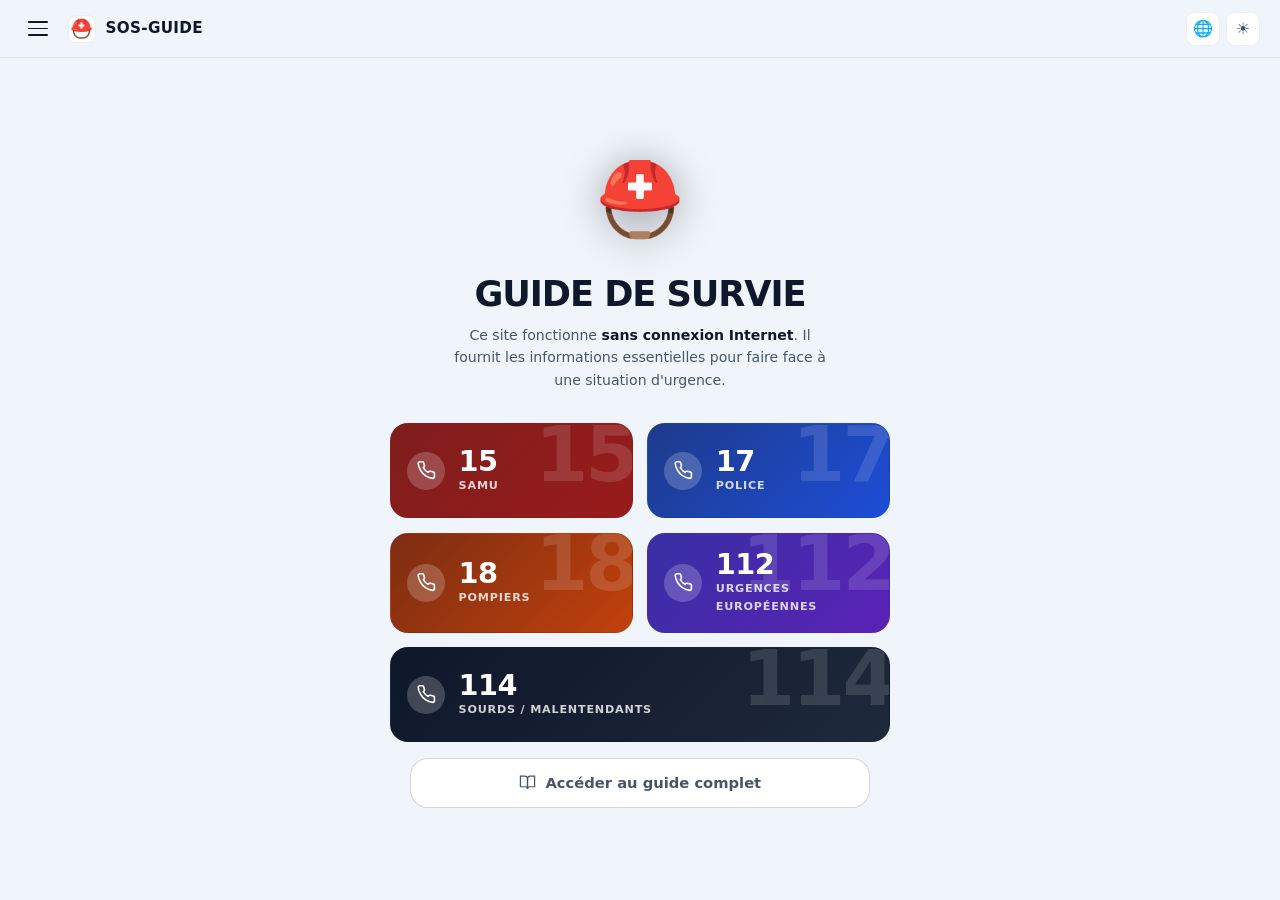
<file: index.html>
<!DOCTYPE html>
<html lang="fr" dir="ltr">
<head>
<meta charset="UTF-8">
<meta name="viewport" content="width=device-width, initial-scale=1.0, viewport-fit=cover">
<meta name="theme-color" content="#060a12">
<meta name="apple-mobile-web-app-capable" content="yes">
<meta name="apple-mobile-web-app-status-bar-style" content="black-translucent">
<title>SOS-GUIDE</title>
<link rel="icon" type="image/svg+xml" href="data:image/svg+xml,%3Csvg xmlns='http://www.w3.org/2000/svg' viewBox='0 0 100 100'%3E%3Ctext x='50%25' y='50%25' dominant-baseline='middle' text-anchor='middle' font-size='80'%3E⛑️%3C/text%3E%3C/svg%3E">
<style>
/* ─── TOKENS ──────────────────────────────────────────────────────── */
:root{
  --bg:#060a12;--bg1:#0c1120;--bg2:#111928;--card:#0f1826;--card-h:#162035;
  --border:rgba(255,255,255,.07);--border-h:rgba(255,255,255,.16);
  --text:#e8eef8;--sub:#6b7fa3;--muted:#2a3a54;
  --nav-h:58px;--r:14px;--r-lg:18px;
  --accent:#3b82f6;--green:#22c55e;--red:#ef4444;
}
body.light-mode{
  --bg:#f0f4fb;--bg1:#e8eef8;--bg2:#dde4f0;--card:#ffffff;--card-h:#eff6ff;
  --border:rgba(0,0,0,.07);--border-h:rgba(0,0,0,.16);
  --text:#0f172a;--sub:#475569;--muted:#94a3b8;
}
/* ─── RESET ───────────────────────────────────────────────────────── */
*,*::before,*::after{box-sizing:border-box;margin:0;padding:0}
html{scroll-behavior:smooth}
body{background:var(--bg);color:var(--text);font-family:system-ui,-apple-system,'Segoe UI',sans-serif;line-height:1.6;-webkit-font-smoothing:antialiased;min-height:100vh;min-height:100dvh;transition:background .3s,color .3s}
button{font-family:inherit;cursor:pointer;border:none;background:none}
a{color:inherit;text-decoration:none}
::-webkit-scrollbar{width:4px}
::-webkit-scrollbar-thumb{background:var(--bg2);border-radius:4px}
/* ─── NAV ─────────────────────────────────────────────────────────── */
#nav{position:fixed;top:0;left:0;right:0;z-index:800;height:var(--nav-h);display:flex;align-items:center;background:rgba(6,10,18,.95);backdrop-filter:blur(20px);-webkit-backdrop-filter:blur(20px);border-bottom:1px solid var(--border);padding:0 1.25rem;gap:.75rem;transition:background .3s,border-color .3s}
body.light-mode #nav{background:rgba(240,244,251,.95)}
.nav-logo{flex:1;display:flex;align-items:center;gap:.6rem;font-weight:700;font-size:.95rem;letter-spacing:.02em;cursor:pointer;user-select:none}
.nav-logo-badge{width:28px;height:28px;background:var(--card);border-radius:8px;border:1px solid var(--border);display:flex;align-items:center;justify-content:center;font-size:1.15rem;flex-shrink:0}
.nav-right{display:flex;align-items:center;gap:.4rem}
.nav-btn{width:34px;height:34px;border-radius:9px;border:1px solid var(--border);background:var(--card);color:var(--sub);display:flex;align-items:center;justify-content:center;font-size:1rem;transition:all .15s}
.nav-btn:hover{background:var(--card-h);color:var(--text);border-color:var(--border-h)}
.nav-btn:active{transform:scale(.92)}
.hamburger{width:36px;height:36px;display:flex;flex-direction:column;justify-content:center;align-items:center;gap:5px;border-radius:9px;background:transparent;transition:background .15s}
.hamburger:hover{background:rgba(255,255,255,.07)}
body.light-mode .hamburger:hover{background:rgba(0,0,0,.06)}
.hamburger span{display:block;width:20px;height:1.5px;background:var(--text);border-radius:2px}
/* ─── DRAWER ──────────────────────────────────────────────────────── */
.drawer-overlay{position:fixed;inset:0;z-index:900;background:rgba(0,0,0,.65);backdrop-filter:blur(4px);visibility:hidden;opacity:0;transition:visibility .2s,opacity .2s}
.drawer-overlay.active{visibility:visible;opacity:1}
.drawer{position:fixed;top:0;left:0;width:280px;height:100%;background:var(--bg1);border-right:1px solid var(--border);transform:translateX(-100%);z-index:1000;display:flex;flex-direction:column;padding:1.25rem 1rem;transition:background .3s,border-color .3s,transform .25s cubic-bezier(.4,0,.2,1)}
.drawer-overlay.active .drawer{transform:translateX(0)}
.drawer-header{display:flex;justify-content:space-between;align-items:center;padding-bottom:1rem;margin-bottom:1rem;border-bottom:1px solid var(--border)}
.drawer-title{font-weight:700;font-size:.95rem}
.drawer-close{width:30px;height:30px;border-radius:8px;background:var(--bg2);color:var(--sub);font-size:1rem;display:flex;align-items:center;justify-content:center;cursor:pointer}
.drawer-close:hover{background:rgba(239,68,68,.15);color:var(--red)}
.drawer-nav{display:flex;flex-direction:column;gap:.5rem}
.drawer-nav a{display:block;padding:.7rem 1rem;border-radius:var(--r);background:var(--card);border:1px solid var(--border);font-weight:500;font-size:.9rem;color:var(--text);transition:all .15s}
.drawer-nav a:hover{background:var(--card-h);border-color:var(--border-h);color:var(--accent)}
.drawer-footer{margin-top:auto;padding-top:1.5rem;text-align:center;font-size:.7rem;color:var(--sub);border-top:1px solid var(--border)}
/* ─── LANG MODAL ──────────────────────────────────────────────────── */
.lang-modal-overlay{position:fixed;inset:0;z-index:10001;background:rgba(0,0,0,.8);backdrop-filter:blur(8px);display:flex;align-items:center;justify-content:center;visibility:hidden;opacity:0;transition:visibility .2s,opacity .2s;padding:1rem}
.lang-modal-overlay.active{visibility:visible;opacity:1}
.lang-modal-container{background:var(--bg1);border-radius:20px;width:100%;max-width:720px;max-height:82vh;overflow-y:auto;border:1px solid var(--border);box-shadow:0 32px 64px rgba(0,0,0,.6);animation:popIn .18s ease both}
.lang-modal-header{display:flex;justify-content:flex-end;align-items:center;padding:1.1rem 1.5rem;border-bottom:1px solid var(--border);position:sticky;top:0;background:var(--bg1)}
.lang-modal-close{width:30px;height:30px;border-radius:8px;background:var(--bg2);color:var(--sub);font-size:1rem;display:flex;align-items:center;justify-content:center;cursor:pointer}
.lang-modal-close:hover{background:rgba(239,68,68,.15);color:var(--red);transform:rotate(90deg)}
.lang-grid{display:grid;grid-template-columns:repeat(auto-fill,minmax(190px,1fr));gap:.6rem;padding:1.25rem}
.lang-card{background:var(--card);border:1px solid var(--border);border-radius:12px;padding:.65rem 1rem;display:flex;align-items:center;gap:.65rem;cursor:pointer;transition:all .15s}
.lang-card:hover{background:var(--card-h);border-color:var(--accent)}
.lang-card:active{transform:scale(.96)}
.lang-flag{font-size:1.5rem}
.lang-name{font-size:.9rem;font-weight:500;color:var(--text)}
/* ─── SPLASH ──────────────────────────────────────────────────────── */
#splashScreen{min-height:100vh;min-height:100dvh;display:flex;flex-direction:column;align-items:center;justify-content:center;padding:calc(var(--nav-h) + 2rem) 1.25rem 2.5rem}
#splashScreen.hide{display:none}
.splash-header{text-align:center;margin-bottom:2rem;width:100%;max-width:460px}
.splash-emoji{font-size:clamp(3rem,10vw,4.5rem);margin-bottom:1rem;display:block;filter:drop-shadow(0 4px 20px rgba(0,0,0,.35));animation:floatIn .5s cubic-bezier(.34,1.56,.64,1) both}
.splash-title{font-size:clamp(1.6rem,5vw,2.2rem);font-weight:800;letter-spacing:-.03em;line-height:1.15;color:var(--text);margin-bottom:.6rem;animation:slideUp .45s .1s ease both}
.splash-sub{font-size:.88rem;color:var(--sub);max-width:380px;margin:0 auto;line-height:1.6;animation:slideUp .45s .2s ease both}
.splash-sub strong{color:var(--text)}
.urgence-grid{display:grid;grid-template-columns:1fr 1fr;gap:.9rem;width:100%;max-width:500px;margin:0 auto 1rem;animation:slideUp .45s .3s ease both}
.urgence-card{position:relative;overflow:hidden;display:flex;flex-direction:row;align-items:center;gap:0.85rem;padding:1rem 1rem;border-radius:18px;min-height:95px;color:#fff;border:1px solid transparent;transition:transform .15s,box-shadow .15s;cursor:pointer}
.urgence-card::after{content:attr(data-num);position:absolute;right:-.05em;top:-.1em;font-size:4.8rem;font-weight:900;letter-spacing:-.04em;line-height:1;opacity:.13;pointer-events:none;color:#fff}
.urgence-card:active{transform:scale(.96)}
.urgence-phone-icon{flex-shrink:0;width:38px;height:38px;background:rgba(255,255,255,.2);border-radius:50%;display:flex;align-items:center;justify-content:center}
.urgence-phone-icon svg{width:19px;height:19px;stroke:#fff;fill:none;stroke-width:2}
.urgence-info{display:flex;flex-direction:column;gap:0.1rem}
.urgence-number{font-size:1.8rem;font-weight:900;letter-spacing:-.02em;line-height:1;color:#fff}
.urgence-name{font-size:.7rem;font-weight:700;color:rgba(255,255,255,.8);letter-spacing:.07em;text-transform:uppercase}
.uc-samu    {background:linear-gradient(135deg,#7f1d1d 0%,#991b1b 100%)}
.uc-police  {background:linear-gradient(135deg,#1e3a8a 0%,#1d4ed8 100%)}
.uc-pompiers{background:linear-gradient(135deg,#7c2d12 0%,#c2410c 100%)}
.uc-europe  {background:linear-gradient(135deg,#3730a3 0%,#5b21b6 100%)}
.uc-ssourd  {background:linear-gradient(135deg,#0f172a 0%,#1e293b 100%); grid-column: 1 / -1; max-width: none; width: 100%; margin: 0;}
.uc-local   {background:linear-gradient(135deg,#065f46 0%,#047857 100%); grid-column: span 2; max-width:300px; margin:0 auto; width:100%}
@media(min-width:500px){
  .uc-local { grid-column: span 2; justify-self: center; width: auto; min-width: 240px; }
}
@media(hover:hover){
  .urgence-card:hover{transform:translateY(-3px)}
  .uc-samu:hover{box-shadow:0 12px 36px rgba(239,68,68,.35)}
  .uc-police:hover{box-shadow:0 12px 36px rgba(59,130,246,.35)}
  .uc-pompiers:hover{box-shadow:0 12px 36px rgba(234,88,12,.35)}
  .uc-europe:hover{box-shadow:0 12px 36px rgba(124,58,237,.35)}
  .uc-ssourd:hover{box-shadow:0 12px 36px rgba(148,163,184,.35)}
  .uc-local:hover{box-shadow:0 12px 36px rgba(16,185,129,.35)}
}
.btn-enter{display:flex;align-items:center;justify-content:center;gap:.6rem;width:100%;max-width:460px;padding:.95rem 1.5rem;background:var(--card);border:1px solid var(--border-h);border-radius:var(--r-lg);font-weight:600;font-size:.92rem;color:var(--sub);cursor:pointer;transition:all .15s;animation:slideUp .45s .4s ease both}
.btn-enter svg{width:17px;height:17px;stroke:currentColor;fill:none;stroke-width:1.75}
.btn-enter:hover{background:var(--card-h);border-color:var(--accent);color:var(--accent)}
.btn-enter:hover svg{transform:translateX(3px)}
.btn-enter:active{transform:scale(.97)}
/* ─── MAIN ────────────────────────────────────────────────────────── */
#mainContent{display:none}
.main{padding-top:calc(var(--nav-h) + 2rem);padding-bottom:4rem;max-width:780px;margin:0 auto;padding-left:1.25rem;padding-right:1.25rem}
.main-welcome{background:var(--card);border:1px solid var(--border);border-radius:var(--r-lg);padding:2rem 1.5rem;text-align:center;margin-bottom:2rem}
.main-welcome h1{font-size:clamp(1.4rem,4vw,1.8rem);font-weight:800;margin-bottom:.6rem}
.main-welcome p{font-size:.9rem;color:var(--sub);line-height:1.7;max-width:500px;margin:0 auto}
.local-info{display:flex;flex-direction:column;gap:1rem;margin-top:1.5rem;padding-top:1rem;border-top:1px solid var(--border)}
.local-map-img{width:100%;max-width:100%;border-radius:12px;margin-top:.5rem;border:1px solid var(--border)}
.local-contacts{display:flex;flex-wrap:wrap;gap:.5rem;justify-content:center;margin-top:.5rem}
.section-title{margin:1rem 0 1rem 0;font-size:.85rem;font-weight:600;text-transform:uppercase;letter-spacing:.1em;color:var(--sub);border-left:3px solid var(--accent);padding-left:.8rem}
.grid-3, .grid-2, .grid-urgences, .grid-situations, .grid-assos{display:grid;gap:.9rem;margin-bottom:2rem}
.grid-3{grid-template-columns:repeat(3,1fr)}
.grid-2{grid-template-columns:repeat(2,1fr)}
.grid-urgences{grid-template-columns:repeat(auto-fill,minmax(280px,1fr))}
.grid-situations{grid-template-columns:repeat(2,1fr)}
.grid-assos{grid-template-columns:repeat(2,1fr)}
.card{position:relative;overflow:hidden;display:flex;flex-direction:column;align-items:flex-start;justify-content:flex-end;padding:1.2rem 1rem 1rem;border-radius:18px;min-height:115px;background:var(--card);border:1px solid var(--border);transition:transform .15s,background .2s,border-color .2s;cursor:pointer}
.card::after{content:attr(data-icon);position:absolute;right:.2rem;top:.05rem;font-size:4rem;font-weight:400;opacity:.12;pointer-events:none;line-height:1}
.card:hover{background:var(--card-h);border-color:var(--border-h);transform:translateY(-2px)}
.card:active{transform:scale(.96)}
.card-icon{font-size:1.8rem;margin-bottom:.4rem;position:relative;z-index:1}
.card-titre{font-weight:700;font-size:.95rem;margin-bottom:.15rem;position:relative;z-index:1;color:var(--text)}
.card-desc{font-size:.7rem;color:var(--sub);position:relative;z-index:1;line-height:1.3}
.card-emergency{color:#fff;border-color:transparent}
.card-emergency .card-titre, .card-emergency .card-desc{color:#fff}
.card-emergency::after{filter:brightness(0) invert(1)}
.card-bleu{background:linear-gradient(135deg,#0a2b5e,#1e3a8a)}
.card-rouge{background:linear-gradient(135deg,#7f1d1d,#b91c1c)}
.card-orange{background:linear-gradient(135deg,#7c2d12,#c2410c)}
.card-violet{background:linear-gradient(135deg,#3730a3,#5b21b6)}
.card-vert{background:linear-gradient(135deg,#065f46,#047857)}
.card-rose{background:linear-gradient(135deg,#881337,#e11d48)}
.card-cyan{background:linear-gradient(135deg,#0e7490,#06b6d4)}
.card-slate{background:linear-gradient(135deg,#1e293b,#334155)}
.card-blanc{background:linear-gradient(135deg,#f8fafc,#e2e8f0); color:#0f172a}
.card-blanc .card-titre, .card-blanc .card-desc{color:#0f172a; transition:color .15s}
.card-blanc:hover .card-titre, .card-blanc:hover .card-desc{color:#ffffff}
@media(max-width:600px){
  .grid-3,.grid-2,.grid-situations,.grid-assos{grid-template-columns:1fr}
  .grid-urgences{grid-template-columns:1fr}
}
/* ─── MODALS ──────────────────────────────────────────────────────── */
.modal-overlay, .tool-modal-overlay{position:fixed;inset:0;z-index:11000;background:rgba(0,0,0,.92);backdrop-filter:blur(12px);display:flex;align-items:center;justify-content:center;visibility:hidden;opacity:0;transition:visibility .2s,opacity .2s}
.modal-overlay.active, .tool-modal-overlay.active{visibility:visible;opacity:1}
.modal-container, .tool-modal-container{background:var(--bg1);border-radius:28px;width:90%;max-width:500px;border:1px solid var(--border);box-shadow:0 32px 64px rgba(0,0,0,.5);overflow:hidden;animation:popIn .2s ease}
.modal-header, .tool-modal-header{display:flex;justify-content:space-between;align-items:center;padding:1rem 1.5rem;border-bottom:1px solid var(--border);background:var(--bg1)}
.modal-header h3, .tool-modal-header h3{font-size:1.1rem;font-weight:700}
.modal-close, .tool-modal-close{width:32px;height:32px;border-radius:40px;background:var(--bg2);color:var(--sub);font-size:1.2rem;display:flex;align-items:center;justify-content:center;cursor:pointer}
.modal-close:hover, .tool-modal-close:hover{background:rgba(239,68,68,.2);color:var(--red);transform:rotate(90deg)}
.modal-body{padding:1.8rem 1.5rem;font-size:.95rem;line-height:1.6;color:var(--text)}
.modal-body ul{margin-left:1.5rem;margin-top:.5rem}
.modal-body li{margin:.5rem 0}
.modal-body strong{color:var(--accent)}
.phone-badge{display:inline-block;background:var(--accent);color:white;padding:.2rem .6rem;border-radius:40px;font-weight:600;font-size:.85rem;margin:0 .1rem;text-decoration:none;transition:background .15s}
.phone-badge:hover{background:var(--green);color:white}
.modal-body a:not(.phone-badge){color:var(--accent);text-decoration:underline}
.tool-modal-body{padding:2rem 1.5rem 1.8rem;display:flex;flex-direction:column;align-items:center;gap:1.5rem}
.tool-status{font-size:1.8rem;font-weight:800;color:var(--accent)}
.tool-button{background:var(--accent);color:white;border:none;padding:.8rem 2rem;border-radius:40px;font-weight:600;font-size:1rem;width:100%;max-width:220px;transition:transform .1s,background .2s}
.tool-button:active{transform:scale(.96)}
.tool-button.stop{background:var(--red)}
.fullscreen-tool{position:fixed;inset:0;z-index:11000;background:white;display:flex;flex-direction:column;align-items:center;justify-content:flex-end;padding:2rem;visibility:hidden;opacity:0;transition:visibility .1s,opacity .1s}
.fullscreen-tool.active{visibility:visible;opacity:1}
.fullscreen-btn{background:rgba(0,0,0,.7);backdrop-filter:blur(12px);color:white;border:none;padding:.8rem 2rem;border-radius:60px;font-weight:600;font-size:1rem;margin-bottom:3rem;cursor:pointer}
.fullscreen-btn:active{transform:scale(.96)}
.flash-white{background:#fff}
.flash-black{background:#000}
@keyframes popIn{from{transform:scale(.95);opacity:0}to{transform:scale(1);opacity:1}}
@keyframes floatIn{0%{opacity:0;transform:translateY(20px) scale(0.9)}100%{opacity:1;transform:translateY(0) scale(1)}}
@keyframes slideUp{0%{opacity:0;transform:translateY(20px)}100%{opacity:1;transform:translateY(0)}}
</style>
</head>
<body>
<nav id="nav"><button class="hamburger" id="hamburgerBtn"><span></span><span></span><span></span></button><div class="nav-logo" id="navLogo"><div class="nav-logo-badge">⛑️</div><strong id="appTitle">SOS-GUIDE</strong></div><div class="nav-right"><button class="nav-btn" id="langBtn">🌐</button><button class="nav-btn" id="themeToggle">🌙</button></div></nav>
<div id="drawerOverlay" class="drawer-overlay"><div class="drawer"><div class="drawer-header"><span class="drawer-title" id="drawerTitle">Navigation</span><button class="drawer-close" id="drawerCloseBtn">✕</button></div><nav class="drawer-nav" id="drawerNav"></nav><div class="drawer-footer" id="drawerFooter">SOS-GUIDE · version 1.0</div></div></div>
<div id="languageModal" class="lang-modal-overlay"><div class="lang-modal-container"><div class="lang-modal-header"><button class="lang-modal-close" id="closeModalBtn">✕</button></div><div class="lang-grid" id="flagGrid"></div></div></div>
<div id="splashScreen"><div class="splash-header"><span class="splash-emoji">⛑️</span><h1 class="splash-title"></h1><p class="splash-sub"></p></div><div class="urgence-grid" id="urgenceGrid"></div><button class="btn-enter" id="enterBtn"><svg viewBox="0 0 24 24"><path d="M2 3h6a4 4 0 0 1 4 4v14a3 3 0 0 0-3-3H2z"/><path d="M22 3h-6a4 4 0 0 0-4 4v14a3 3 0 0 1 3-3h7z"/></svg><span id="enterBtnText"></span></button></div>
<div id="mainContent"><div class="main"><div class="main-welcome"><h1 id="welcomeTitle"></h1><p id="welcomeText"></p><div id="localInfoContainer" class="local-info"></div></div><div id="principesSection"></div><div id="outilsSection"></div><div id="urgencesSection"></div><div id="situationsSection"></div><div id="assosSection"></div></div></div>
<!-- modales génériques -->
<div id="genericModal" class="modal-overlay"><div class="modal-container"><div class="modal-header"><h3 id="genericModalTitle"></h3><button class="modal-close" id="closeGenericModal">✕</button></div><div class="modal-body" id="genericModalBody"></div></div></div>
<!-- modales outils -->
<div id="metronomeModal" class="tool-modal-overlay"><div class="tool-modal-container"><div class="tool-modal-header"><h3 id="metroTitle">❤️ Métronome 110 BPM</h3><button class="tool-modal-close close-metronome">✕</button></div><div class="tool-modal-body"><div class="tool-status" id="metroBpmDisplay">110 BPM</div><button id="metroStartStop" class="tool-button"></button></div></div></div>
<div id="flashFullscreen" class="fullscreen-tool flash-white"><button id="flashStopBtn" class="fullscreen-btn"></button></div>
<div id="torcheFullscreen" class="fullscreen-tool"><button id="torcheStopBtn" class="fullscreen-btn"></button></div>
<div id="alerteModal" class="tool-modal-overlay"><div class="tool-modal-container"><div class="tool-modal-header"><h3 id="alerteTitle">🚨 Alerte sonore</h3><button class="tool-modal-close close-alerte">✕</button></div><div class="tool-modal-body"><div class="tool-status" id="sirenStatus"></div><button id="sirenStartStop" class="tool-button"></button></div></div></div>
<div id="respirationModal" class="tool-modal-overlay"><div class="tool-modal-container"><div class="tool-modal-header"><h3 id="respTitle">🌬️ Respiration guidée</h3><button class="tool-modal-close close-respiration">✕</button></div><div class="tool-modal-body" style="text-align:center"><div id="respirationGuide" style="font-size:1.4rem; margin-bottom:1rem"></div><div id="respirationTimer" style="font-size:2rem; font-weight:800">4</div><button id="respirationStartStop" class="tool-button"></button></div></div></div>
<div id="siffletModal" class="tool-modal-overlay"><div class="tool-modal-container"><div class="tool-modal-header"><h3 id="whistleTitle">🔊 Sifflet d'urgence</h3><button class="tool-modal-close close-sifflet">✕</button></div><div class="tool-modal-body"><div class="tool-status" id="whistleStatus"></div><button id="whistleStartStop" class="tool-button"></button></div></div></div>

<script>
// ======================= GESTION DES DONNÉES =======================
let langData = null;
let configData = null;
let currentLang = 'fr';
const languages = [
  {code:'fr', flag:'🇫🇷', label:'Français'},{code:'en', flag:'🇬🇧', label:'English'},{code:'es', flag:'🇪🇸', label:'Español'},
  {code:'de', flag:'🇩🇪', label:'Deutsch'},{code:'it', flag:'🇮🇹', label:'Italiano'},{code:'pt', flag:'🇵🇹', label:'Português'},
  {code:'nl', flag:'🇳🇱', label:'Nederlands'},{code:'pl', flag:'🇵🇱', label:'Polski'},{code:'ru', flag:'🇷🇺', label:'Русский'},
  {code:'ar', flag:'🇸🇦', label:'العربية'},{code:'zh', flag:'🇨🇳', label:'中文'},{code:'ja', flag:'🇯🇵', label:'日本語'},
  {code:'tr', flag:'🇹🇷', label:'Türkçe'},{code:'el', flag:'🇬🇷', label:'Ελληνικά'},{code:'sv', flag:'🇸🇪', label:'Svenska'},
  {code:'da', flag:'🇩🇰', label:'Dansk'},{code:'no', flag:'🇳🇴', label:'Norsk'},{code:'fi', flag:'🇫🇮', label:'Suomi'},
  {code:'cs', flag:'🇨🇿', label:'Čeština'},{code:'hu', flag:'🇭🇺', label:'Magyar'},{code:'ro', flag:'🇷🇴', label:'Română'},
  {code:'uk', flag:'🇺🇦', label:'Українська'},{code:'he', flag:'🇮🇱', label:'עברית'},{code:'th', flag:'🇹🇭', label:'ไทย'},
  {code:'vi', flag:'🇻🇳', label:'Tiếng Việt'},{code:'ko', flag:'🇰🇷', label:'한국어'},{code:'hi', flag:'🇮🇳', label:'हिन्दी'}
];

async function loadConfig() {
  try {
    const res = await fetch('data/config.json');
    if (res.ok) configData = await res.json();
    else configData = { establishment: {} };
  } catch(e) { configData = { establishment: {} }; }
}

async function loadLanguage(lang) {
  try {
    const res = await fetch(`data/${lang}.json`);
    if (!res.ok) throw new Error();
    langData = await res.json();
    currentLang = lang;
    localStorage.setItem('sos_lang', lang);
    if (configData) applyAll();
    else {
      await loadConfig();
      applyAll();
    }
  } catch(e) {
    if(lang !== 'fr') loadLanguage('fr');
    else console.error('Impossible de charger fr.json');
  }
}

function formatPhoneNumbersToBadges(html) {
  const div = document.createElement('div');
  div.innerHTML = html;
  const links = div.querySelectorAll('a[href^="tel:"]');
  links.forEach(link => {
    const badge = document.createElement('a');
    badge.href = link.href;
    badge.className = 'phone-badge';
    badge.textContent = link.textContent;
    link.parentNode.replaceChild(badge, link);
  });
  return div.innerHTML;
}

function applyAll() {
  if(!langData) return;
  
  // Mise à jour des textes statiques
  if (langData.app?.title) document.getElementById('appTitle').textContent = langData.app.title;
  if (langData.drawer?.title) document.getElementById('drawerTitle').textContent = langData.drawer.title;
  if (langData.drawer?.footer) document.getElementById('drawerFooter').textContent = langData.drawer.footer;
  
  // Drawer
  const drawerNav = document.getElementById('drawerNav');
  drawerNav.innerHTML = '';
  langData.drawer.links.forEach(link => {
    const a = document.createElement('a');
    a.href = link.href;
    a.innerHTML = link.icon + ' ' + link.label;
    if(link.href.startsWith('#')) {
      a.addEventListener('click', (e) => {
        e.preventDefault();
        closeDrawer();
        const target = document.querySelector(link.href);
        if(target) target.scrollIntoView({ behavior: 'smooth' });
      });
    } else {
      a.addEventListener('click', (e) => { closeDrawer(); });
    }
    drawerNav.appendChild(a);
  });
  // Splash
  document.querySelector('.splash-title').textContent = langData.splash.title;
  document.querySelector('.splash-sub').innerHTML = langData.splash.subtitle;
  document.getElementById('enterBtnText').textContent = langData.splash.enterButton;
  // Welcome main
  document.getElementById('welcomeTitle').textContent = langData.main.welcome.title;
  document.getElementById('welcomeText').textContent = langData.main.welcome.text;
  
  // Section locale (construite à partir de config.json et des traductions)
  const localContainer = document.getElementById('localInfoContainer');
  const est = configData.establishment || {};
  const locStrings = langData.local || {};
  
  let localHtml = '';
  if (est.name && est.address) {
    localHtml += `<div style="text-align:left; margin-bottom:0.5rem;"><strong>📍 ${est.name}</strong><br><span style="font-size:0.9rem; color:var(--sub);">${est.address}</span></div>`;
  } else if (est.name) {
    localHtml += `<div><strong>📍 ${est.name}</strong></div>`;
  }
  
  // Badges contacts locaux
  const contacts = [];
  if (est.localCrisisNumber) contacts.push({ label: locStrings.crisis || '📞 Crise', number: est.localCrisisNumber });
  if (est.localSamuNumber) contacts.push({ label: locStrings.samu || '🚑 SAMU local', number: est.localSamuNumber });
  if (est.localPompiersNumber) contacts.push({ label: locStrings.fire || '🚒 Pompiers', number: est.localPompiersNumber });
  if (est.localMairieNumber) contacts.push({ label: locStrings.townhall || '🏛️ Mairie', number: est.localMairieNumber });
  if (est.localPrefecture) contacts.push({ label: locStrings.prefecture || '🏛️ Préfecture', number: est.localPrefecture });
  if (est.localCroixRouge) contacts.push({ label: locStrings.redcross || '🔴 Croix-Rouge', number: est.localCroixRouge });
  if (est.localRadioFreq) contacts.push({ label: locStrings.radio || '📻 Radio', number: est.localRadioFreq }); // radio frequency not a tel but can be displayed
  
  if (contacts.length > 0) {
    localHtml += `<div class="local-contacts">`;
    contacts.forEach(c => {
      if (c.number) {
        // Si c'est une fréquence radio, on peut ne pas en faire un tel:
        if (c.label.includes('Radio')) {
          localHtml += `<span class="phone-badge" style="background:var(--bg2); color:var(--text); pointer-events:none;">${c.label}: ${c.number}</span>`;
        } else {
          localHtml += `<a href="tel:${c.number}" class="phone-badge">${c.label}: ${c.number}</a>`;
        }
      }
    });
    localHtml += `</div>`;
  }
  
  // Message de réassurance
  if (configData.reassurance && configData.reassurance.message) {
    localHtml += `<div style="margin-top:0.75rem; padding:0.5rem; background:rgba(59,130,246,0.1); border-radius:12px; font-size:0.9rem; color:var(--accent);">🕊️ ${configData.reassurance.message}</div>`;
  }
  
  // Carte PNG
  if (est.lat && est.lon) {
    // Si on a des coordonnées, on pourrait générer un lien vers une carte statique, mais ici on utilise l'image locale si elle existe
    // On vérifie si le fichier map_location.png est présent (l'installation le copie)
    localHtml += `<img src="img/map_location.png" alt="Carte du lieu" class="local-map-img" loading="lazy" onerror="this.style.display='none'">`;
  } else {
    // Si pas de coordonnées, on essaie quand même d'afficher l'image si elle existe
    localHtml += `<img src="img/map_location.png" alt="Carte du lieu" class="local-map-img" loading="lazy" onerror="this.style.display='none'">`;
  }
  
  // Informations complémentaires (point de rassemblement, plan d'évacuation)
  if (est.localMeetingPoint) {
    localHtml += `<div style="margin-top:0.5rem; font-size:0.85rem;"><span style="opacity:0.7;">🚶 Point de rassemblement :</span> ${est.localMeetingPoint}</div>`;
  }
  if (est.localEvacuationPlan) {
    localHtml += `<div style="margin-top:0.25rem; font-size:0.85rem;"><span style="opacity:0.7;">🗺️ Plan d'évacuation :</span> ${est.localEvacuationPlan}</div>`;
  }
  
  localContainer.innerHTML = localHtml;
  
  // Urgence grid (inchangé)
  const grid = document.getElementById('urgenceGrid');
  grid.innerHTML = '';
  langData.urgences.slice(0,4).forEach(urg => {
    const a = document.createElement('a');
    a.href = `tel:${urg.number}`;
    a.className = `urgence-card uc-${urg.class}`;
    a.setAttribute('data-num', urg.number);
    a.innerHTML = `<div class="urgence-phone-icon"><svg viewBox="0 0 24 24"><path d="M22 16.92v3a2 2 0 0 1-2.18 2 19.79 19.79 0 0 1-8.63-3.07A19.5 19.5 0 0 1 4.69 12 19.79 19.79 0 0 1 1.61 3.45A2 2 0 0 1 3.59 1h3a2 2 0 0 1 2 1.72c.128.96.347 1.902.7 2.81a2 2 0 0 1-.45 2.11L7.91 8.4a16 16 0 0 0 6 6l.92-.92a2 2 0 0 1 2.11-.45c.907.353 1.85.572 2.81.7A2 2 0 0 1 22 16z"/></svg></div><div class="urgence-info"><div class="urgence-number">${urg.number}</div><div class="urgence-name">${urg.name}</div></div>`;
    grid.appendChild(a);
  });
  const fifth = langData.urgences[4];
  if(fifth) {
    const a = document.createElement('a');
    a.href = `tel:${fifth.number}`;
    a.className = `urgence-card uc-${fifth.class}`;
    a.setAttribute('data-num', fifth.number);
    a.innerHTML = `<div class="urgence-phone-icon"><svg viewBox="0 0 24 24"><path d="M22 16.92v3a2 2 0 0 1-2.18 2 19.79 19.79 0 0 1-8.63-3.07A19.5 19.5 0 0 1 4.69 12 19.79 19.79 0 0 1 1.61 3.45A2 2 0 0 1 3.59 1h3a2 2 0 0 1 2 1.72c.128.96.347 1.902.7 2.81a2 2 0 0 1-.45 2.11L7.91 8.4a16 16 0 0 0 6 6l.92-.92a2 2 0 0 1 2.11-.45c.907.353 1.85.572 2.81.7A2 2 0 0 1 22 16z"/></svg></div><div class="urgence-info"><div class="urgence-number">${fifth.number}</div><div class="urgence-name">${fifth.name}</div></div>`;
    grid.appendChild(a);
  }
  
  // Sections principales (inchangé)
  document.getElementById('principesSection').innerHTML = `<div class="section-title" id="section-principes">${langData.sections.principes}</div><div class="grid-3" id="principesGrid"></div>`;
  const principesGrid = document.getElementById('principesGrid');
  principesGrid.innerHTML = '';
  langData.principes.forEach(p => {
    const card = document.createElement('div');
    card.className = `card ${p.colorClass}`;
    card.setAttribute('data-icon', p.icon);
    card.innerHTML = `<div class="card-icon">${p.icon}</div><div class="card-titre">${p.titre}</div><div class="card-desc">${p.desc}</div>`;
    card.addEventListener('click', () => openModal(p.titre, formatContent(p.contenu)));
    principesGrid.appendChild(card);
  });
  document.getElementById('outilsSection').innerHTML = `<div class="section-title" id="section-outils">${langData.sections.outils}</div><div class="grid-2" id="outilsGrid"></div>`;
  const outilsGrid = document.getElementById('outilsGrid');
  outilsGrid.innerHTML = '';
  langData.outils.forEach(outil => {
    const card = document.createElement('div');
    card.className = 'card';
    card.setAttribute('data-icon', outil.icon);
    card.innerHTML = `<div class="card-icon">${outil.icon}</div><div class="card-titre">${outil.titre}</div><div class="card-desc">${outil.desc}</div>`;
    card.addEventListener('click', () => { if(outil.action) window[outil.action](); });
    outilsGrid.appendChild(card);
  });
  document.getElementById('urgencesSection').innerHTML = `<div class="section-title" id="section-urgences">${langData.sections.urgencesMedicales}</div><div class="grid-urgences" id="urgencesGrid"></div>`;
  const urgencesGridEl = document.getElementById('urgencesGrid');
  urgencesGridEl.innerHTML = '';
  langData.urgences_medicales.forEach(urg => {
    const card = document.createElement('div');
    card.className = `card card-emergency ${urg.colorClass}`;
    card.setAttribute('data-icon', urg.icon);
    card.innerHTML = `<div class="card-icon">${urg.icon}</div><div class="card-titre">${urg.titre}</div><div class="card-desc">${urg.desc}</div>`;
    card.addEventListener('click', () => openModal(urg.titre, formatContent(urg.contenu)));
    urgencesGridEl.appendChild(card);
  });
  document.getElementById('situationsSection').innerHTML = `<div class="section-title" id="section-situations">${langData.sections.situationsCollectives}</div><div class="grid-situations" id="situationsGrid"></div>`;
  const situationsGridEl = document.getElementById('situationsGrid');
  situationsGridEl.innerHTML = '';
  langData.situations_collectives.forEach(sit => {
    const card = document.createElement('div');
    card.className = `card card-emergency ${sit.colorClass}`;
    card.setAttribute('data-icon', sit.icon);
    card.innerHTML = `<div class="card-icon">${sit.icon}</div><div class="card-titre">${sit.titre}</div><div class="card-desc">${sit.desc}</div>`;
    card.addEventListener('click', () => openModal(sit.titre, formatContent(sit.contenu)));
    situationsGridEl.appendChild(card);
  });
  document.getElementById('assosSection').innerHTML = `<div class="section-title" id="section-assos">${langData.sections.associations}</div><div class="grid-assos" id="assosGrid"></div>`;
  const assosGridEl = document.getElementById('assosGrid');
  assosGridEl.innerHTML = '';
  langData.associations.forEach(asso => {
    const card = document.createElement('div');
    card.className = `card card-emergency ${asso.colorClass}`;
    card.setAttribute('data-icon', asso.icon);
    card.innerHTML = `<div class="card-icon">${asso.icon}</div><div class="card-titre">${asso.titre}</div><div class="card-desc">${asso.numero}</div>`;
    card.addEventListener('click', () => openModal(asso.titre, formatContent(asso.contenu)));
    assosGridEl.appendChild(card);
  });
  
  // Traductions des modales outils
  document.getElementById('metroTitle').innerHTML = langData.tools.metronome.title;
  document.getElementById('metroStartStop').textContent = langData.tools.metronome.start;
  document.getElementById('flashStopBtn').textContent = langData.tools.flash.stop;
  document.getElementById('torcheStopBtn').textContent = langData.tools.torch.stop;
  document.getElementById('alerteTitle').innerHTML = langData.tools.alarm.title;
  document.getElementById('sirenStartStop').textContent = langData.tools.alarm.start;
  document.getElementById('respTitle').innerHTML = langData.tools.respiration.title;
  document.getElementById('respirationStartStop').textContent = langData.tools.respiration.start;
  document.getElementById('whistleTitle').innerHTML = langData.tools.whistle.title;
  document.getElementById('whistleStartStop').textContent = langData.tools.whistle.start;
}

function formatContent(content) {
  if(typeof content === 'string') content = { steps: [content] };
  let html = '';
  if(content.warning) html += `<p style="background:rgba(239,68,68,.2); padding:.5rem; border-radius:12px;">⚠️ ${content.warning}</p>`;
  if(content.steps && content.steps.length) {
    html += '<ul>';
    content.steps.forEach(step => html += `<li>${step}</li>`);
    html += '</ul>';
  }
  if(content.extra) html += `<p>${content.extra}</p>`;
  return formatPhoneNumbersToBadges(html);
}

// Modal générique
const genericModal = document.getElementById('genericModal');
const genericModalTitle = document.getElementById('genericModalTitle');
const genericModalBody = document.getElementById('genericModalBody');
const closeGenericModal = document.getElementById('closeGenericModal');
function openModal(title, contentHtml) {
  genericModalTitle.innerHTML = title;
  genericModalBody.innerHTML = contentHtml;
  genericModal.classList.add('active');
  document.body.style.overflow = 'hidden';
}
function closeModal() {
  genericModal.classList.remove('active');
  document.body.style.overflow = '';
}
closeGenericModal.addEventListener('click', closeModal);
genericModal.addEventListener('click', e => { if(e.target === genericModal) closeModal(); });

/// ======================= OUTILS =======================
let audioCtx = null, metActive = false, timeoutId = null, nextBeepTime = 0;
function getAudioCtx() { if(!audioCtx) audioCtx = new (window.AudioContext || window.webkitAudioContext)(); return audioCtx; }
function playBeep() {
  const ctx = getAudioCtx(); if(ctx.state === 'suspended') ctx.resume();
  const osc = ctx.createOscillator(); const gain = ctx.createGain();
  osc.connect(gain); gain.connect(ctx.destination);
  osc.frequency.value = 880; gain.gain.value = 0.15;
  osc.start(); gain.gain.exponentialRampToValueAtTime(0.00001, ctx.currentTime + 0.2);
  osc.stop(ctx.currentTime + 0.2);
}
function scheduleBeep() {
  if(!metActive) return;
  const ctx = getAudioCtx(); const now = ctx.currentTime;
  nextBeepTime += 60/110;
  const delay = Math.max(0, nextBeepTime - now);
  timeoutId = setTimeout(() => { playBeep(); scheduleBeep(); }, delay * 1000);
}
function startMetro() {
  if(metActive) return;
  metActive = true; const ctx = getAudioCtx(); ctx.resume();
  nextBeepTime = ctx.currentTime; scheduleBeep();
  const btn = document.getElementById('metroStartStop');
  if(langData) btn.textContent = langData.tools.metronome.stop;
  btn.classList.add('stop');
}
function stopMetro() {
  metActive = false; if(timeoutId) clearTimeout(timeoutId);
  const btn = document.getElementById('metroStartStop');
  if(langData) btn.textContent = langData.tools.metronome.start;
  btn.classList.remove('stop');
}
document.getElementById('metroStartStop').addEventListener('click', () => { metActive ? stopMetro() : startMetro(); });
document.querySelector('.close-metronome').addEventListener('click', () => { document.getElementById('metronomeModal').classList.remove('active'); document.body.style.overflow = ''; if(metActive) stopMetro(); });
document.getElementById('metronomeModal').addEventListener('click', e => { if(e.target === document.getElementById('metronomeModal')) { document.getElementById('metronomeModal').classList.remove('active'); document.body.style.overflow = ''; if(metActive) stopMetro(); } });
// Flash SOS
let flashActive = false, flashStep = 0;
function applyFlashColor(isWhite) { document.getElementById('flashFullscreen').style.background = isWhite ? '#fff' : '#000'; }
function runFlashStep() {
  if(!flashActive) return;
  const pattern = ['short','short','short','long','long','long','short','short','short'];
  if(flashStep >= pattern.length) { setTimeout(() => { if(flashActive) { flashStep = 0; runFlashStep(); } }, 1000); return; }
  const duration = pattern[flashStep] === 'short' ? 200 : 600;
  applyFlashColor(true); setTimeout(() => { if(flashActive) applyFlashColor(false); setTimeout(() => { if(flashActive) { flashStep++; runFlashStep(); } }, 50); }, duration);
}
function startFlash() { if(flashActive) return; flashActive = true; flashStep = 0; document.getElementById('flashFullscreen').classList.add('active'); document.body.style.overflow = 'hidden'; runFlashStep(); }
function stopFlash() { flashActive = false; document.getElementById('flashFullscreen').classList.remove('active'); document.body.style.overflow = ''; applyFlashColor(true); }
document.getElementById('flashStopBtn').addEventListener('click', stopFlash);
document.getElementById('flashFullscreen').addEventListener('click', e => { if(e.target === document.getElementById('flashFullscreen')) stopFlash(); });
// Lampe torche
function openTorche() { document.getElementById('torcheFullscreen').classList.add('active'); document.body.style.overflow = 'hidden'; }
function closeTorche() { document.getElementById('torcheFullscreen').classList.remove('active'); document.body.style.overflow = ''; }
document.getElementById('torcheStopBtn').addEventListener('click', closeTorche);
document.getElementById('torcheFullscreen').addEventListener('click', e => { if(e.target === document.getElementById('torcheFullscreen')) closeTorche(); });
// Alerte sonore linéaire
let sirenActive = false, sirenOsc = null, sirenGain = null;
function startSiren() {
  const ctx = getAudioCtx(); ctx.resume();
  if(sirenOsc) { sirenOsc.stop(); sirenOsc.disconnect(); }
  sirenOsc = ctx.createOscillator(); sirenGain = ctx.createGain();
  sirenOsc.connect(sirenGain); sirenGain.connect(ctx.destination);
  sirenOsc.type = 'sine'; sirenOsc.frequency.value = 880;
  sirenGain.gain.value = 0.25;
  sirenOsc.start();
  sirenActive = true;
  const statusDiv = document.getElementById('sirenStatus');
  const btn = document.getElementById('sirenStartStop');
  if(langData) {
    statusDiv.innerHTML = langData.tools.alarm.active;
    btn.textContent = langData.tools.alarm.stop;
  }
  btn.classList.add('stop');
}
function stopSiren() {
  if(sirenOsc) { sirenOsc.stop(); sirenOsc.disconnect(); sirenOsc = null; }
  if(sirenGain) { sirenGain.disconnect(); sirenGain = null; }
  sirenActive = false;
  const statusDiv = document.getElementById('sirenStatus');
  const btn = document.getElementById('sirenStartStop');
  if(langData) {
    statusDiv.innerHTML = langData.tools.alarm.inactive;
    btn.textContent = langData.tools.alarm.start;
  }
  btn.classList.remove('stop');
}
document.getElementById('sirenStartStop').addEventListener('click', () => { sirenActive ? stopSiren() : startSiren(); });
document.querySelector('.close-alerte').addEventListener('click', () => { document.getElementById('alerteModal').classList.remove('active'); document.body.style.overflow = ''; if(sirenActive) stopSiren(); });
document.getElementById('alerteModal').addEventListener('click', e => { if(e.target === document.getElementById('alerteModal')) { document.getElementById('alerteModal').classList.remove('active'); document.body.style.overflow = ''; if(sirenActive) stopSiren(); } });
// Respiration
let respActive = false, respInterval = null, respPhase = 'inspire', respCount = 4;
function updateRespirationUI() {
  const inspireText = langData ? langData.tools.respiration.inhale : 'Inspirez';
  const expireText = langData ? langData.tools.respiration.exhale : 'Expirez';
  document.getElementById('respirationGuide').textContent = respPhase === 'inspire' ? `🌬️ ${inspireText}` : `🌬️ ${expireText}`;
  document.getElementById('respirationTimer').textContent = respCount;
}
function respirationCycle() {
  if(!respActive) return;
  if(respCount === 1) {
    respPhase = respPhase === 'inspire' ? 'expire' : 'inspire';
    respCount = 4;
    updateRespirationUI();
  } else {
    respCount--;
    updateRespirationUI();
  }
}
function startRespiration() {
  if(respActive) return;
  respActive = true; respPhase = 'inspire'; respCount = 4;
  updateRespirationUI();
  if(respInterval) clearInterval(respInterval);
  respInterval = setInterval(respirationCycle, 1000);
  const btn = document.getElementById('respirationStartStop');
  if(langData) btn.textContent = langData.tools.respiration.stop;
}
function stopRespiration() {
  respActive = false; if(respInterval) clearInterval(respInterval); respInterval = null;
  const btn = document.getElementById('respirationStartStop');
  if(langData) btn.textContent = langData.tools.respiration.start;
}
document.getElementById('respirationStartStop').addEventListener('click', () => { respActive ? stopRespiration() : startRespiration(); });
document.querySelector('.close-respiration').addEventListener('click', () => { document.getElementById('respirationModal').classList.remove('active'); document.body.style.overflow = ''; if(respActive) stopRespiration(); });
document.getElementById('respirationModal').addEventListener('click', e => { if(e.target === document.getElementById('respirationModal')) { document.getElementById('respirationModal').classList.remove('active'); document.body.style.overflow = ''; if(respActive) stopRespiration(); } });
// Sifflet
let whistleActive = false;
function playWhistle() {
  const ctx = getAudioCtx(); if(ctx.state === 'suspended') ctx.resume();
  const osc = ctx.createOscillator(); const gain = ctx.createGain();
  osc.connect(gain); gain.connect(ctx.destination);
  osc.type = 'triangle'; osc.frequency.value = 2500; gain.gain.value = 0.2;
  osc.start(); gain.gain.exponentialRampToValueAtTime(0.00001, ctx.currentTime + 0.8);
  osc.stop(ctx.currentTime + 0.8);
}
function startWhistle() {
  if(whistleActive) return;
  whistleActive = true;
  let count = 0;
  function playSequence() {
    if(!whistleActive) return;
    playWhistle();
    count++;
    if(count < 3) setTimeout(playSequence, 400);
    else { 
      whistleActive = false; 
      const statusDiv = document.getElementById('whistleStatus');
      const btn = document.getElementById('whistleStartStop');
      if(langData) {
        statusDiv.innerHTML = langData.tools.whistle.inactive;
        btn.textContent = langData.tools.whistle.start;
      }
    }
  }
  playSequence();
  const statusDiv = document.getElementById('whistleStatus');
  const btn = document.getElementById('whistleStartStop');
  if(langData) {
    statusDiv.innerHTML = langData.tools.whistle.active;
    btn.textContent = langData.tools.whistle.stop;
  }
}
function stopWhistle() { 
  whistleActive = false; 
  const statusDiv = document.getElementById('whistleStatus');
  const btn = document.getElementById('whistleStartStop');
  if(langData) {
    statusDiv.innerHTML = langData.tools.whistle.inactive;
    btn.textContent = langData.tools.whistle.start;
  }
}
document.getElementById('whistleStartStop').addEventListener('click', () => { whistleActive ? stopWhistle() : startWhistle(); });
document.querySelector('.close-sifflet').addEventListener('click', () => { document.getElementById('siffletModal').classList.remove('active'); document.body.style.overflow = ''; if(whistleActive) stopWhistle(); });
document.getElementById('siffletModal').addEventListener('click', e => { if(e.target === document.getElementById('siffletModal')) { document.getElementById('siffletModal').classList.remove('active'); document.body.style.overflow = ''; if(whistleActive) stopWhistle(); } });

// Exposer les actions globales
window.openMetronome = () => { document.getElementById('metronomeModal').classList.add('active'); document.body.style.overflow = 'hidden'; if(audioCtx && audioCtx.state === 'suspended') audioCtx.resume(); };
window.openFlashSOS = startFlash;
window.openTorche = openTorche;
window.openAlerte = () => { document.getElementById('alerteModal').classList.add('active'); document.body.style.overflow = 'hidden'; if(audioCtx && audioCtx.state === 'suspended') audioCtx.resume(); };
window.openRespiration = () => { document.getElementById('respirationModal').classList.add('active'); document.body.style.overflow = 'hidden'; };
window.openSifflet = () => { document.getElementById('siffletModal').classList.add('active'); document.body.style.overflow = 'hidden'; };

// ======================= NAVIGATION, THEME, DRAWER, LANGUE =======================
const themeToggle = document.getElementById('themeToggle');
const THEME_KEY = 'sos_guide_theme';
function setTheme(isLight) { document.body.classList.toggle('light-mode', isLight); themeToggle.textContent = isLight ? '☀️' : '🌙'; localStorage.setItem(THEME_KEY, isLight ? 'light' : 'dark'); }
let sv = 'dark'; try { sv = localStorage.getItem(THEME_KEY) || (window.matchMedia('(prefers-color-scheme: dark)').matches ? 'dark' : 'light'); } catch(e) {}
setTheme(sv === 'light');
themeToggle.addEventListener('click', () => setTheme(!document.body.classList.contains('light-mode')));

const splashScreen = document.getElementById('splashScreen'), mainContent = document.getElementById('mainContent');
function goToSplash() { splashScreen.classList.remove('hide'); mainContent.style.display = 'none'; window.scrollTo(0,0); }
function goToMain() { splashScreen.classList.add('hide'); mainContent.style.display = 'block'; }
document.getElementById('enterBtn').addEventListener('click', goToMain);
document.getElementById('navLogo').addEventListener('click', goToSplash);

const hamburgerBtn = document.getElementById('hamburgerBtn'), drawerOverlay = document.getElementById('drawerOverlay'), drawerCloseBtn = document.getElementById('drawerCloseBtn');
function openDrawer() { drawerOverlay.classList.add('active'); document.body.style.overflow = 'hidden'; }
function closeDrawer() { drawerOverlay.classList.remove('active'); document.body.style.overflow = ''; }
hamburgerBtn.addEventListener('click', openDrawer); drawerCloseBtn.addEventListener('click', closeDrawer);
drawerOverlay.addEventListener('click', e => { if(e.target === drawerOverlay) closeDrawer(); });

const langBtn = document.getElementById('langBtn'), modalLang = document.getElementById('languageModal'), closeModalBtn = document.getElementById('closeModalBtn');
function openModalLang() { modalLang.classList.add('active'); document.body.style.overflow = 'hidden'; buildFlagGrid(); }
function closeModalLang() { modalLang.classList.remove('active'); document.body.style.overflow = ''; }
langBtn.addEventListener('click', openModalLang); closeModalBtn.addEventListener('click', closeModalLang);
modalLang.addEventListener('click', e => { if(e.target === modalLang) closeModalLang(); });

function buildFlagGrid() {
  const flagGrid = document.getElementById('flagGrid');
  flagGrid.innerHTML = '';
  languages.forEach(lang => {
    const card = document.createElement('div');
    card.className = 'lang-card';
    card.innerHTML = `<div class="lang-flag">${lang.flag}</div><div class="lang-name">${lang.label}</div>`;
    card.addEventListener('click', () => {
      loadLanguage(lang.code);
      closeModalLang();
    });
    flagGrid.appendChild(card);
  });
}

// Chargement initial
const savedLang = localStorage.getItem('sos_lang') || 'fr';
loadConfig().then(() => loadLanguage(savedLang));
</script>
</body>
</html>
</file>
